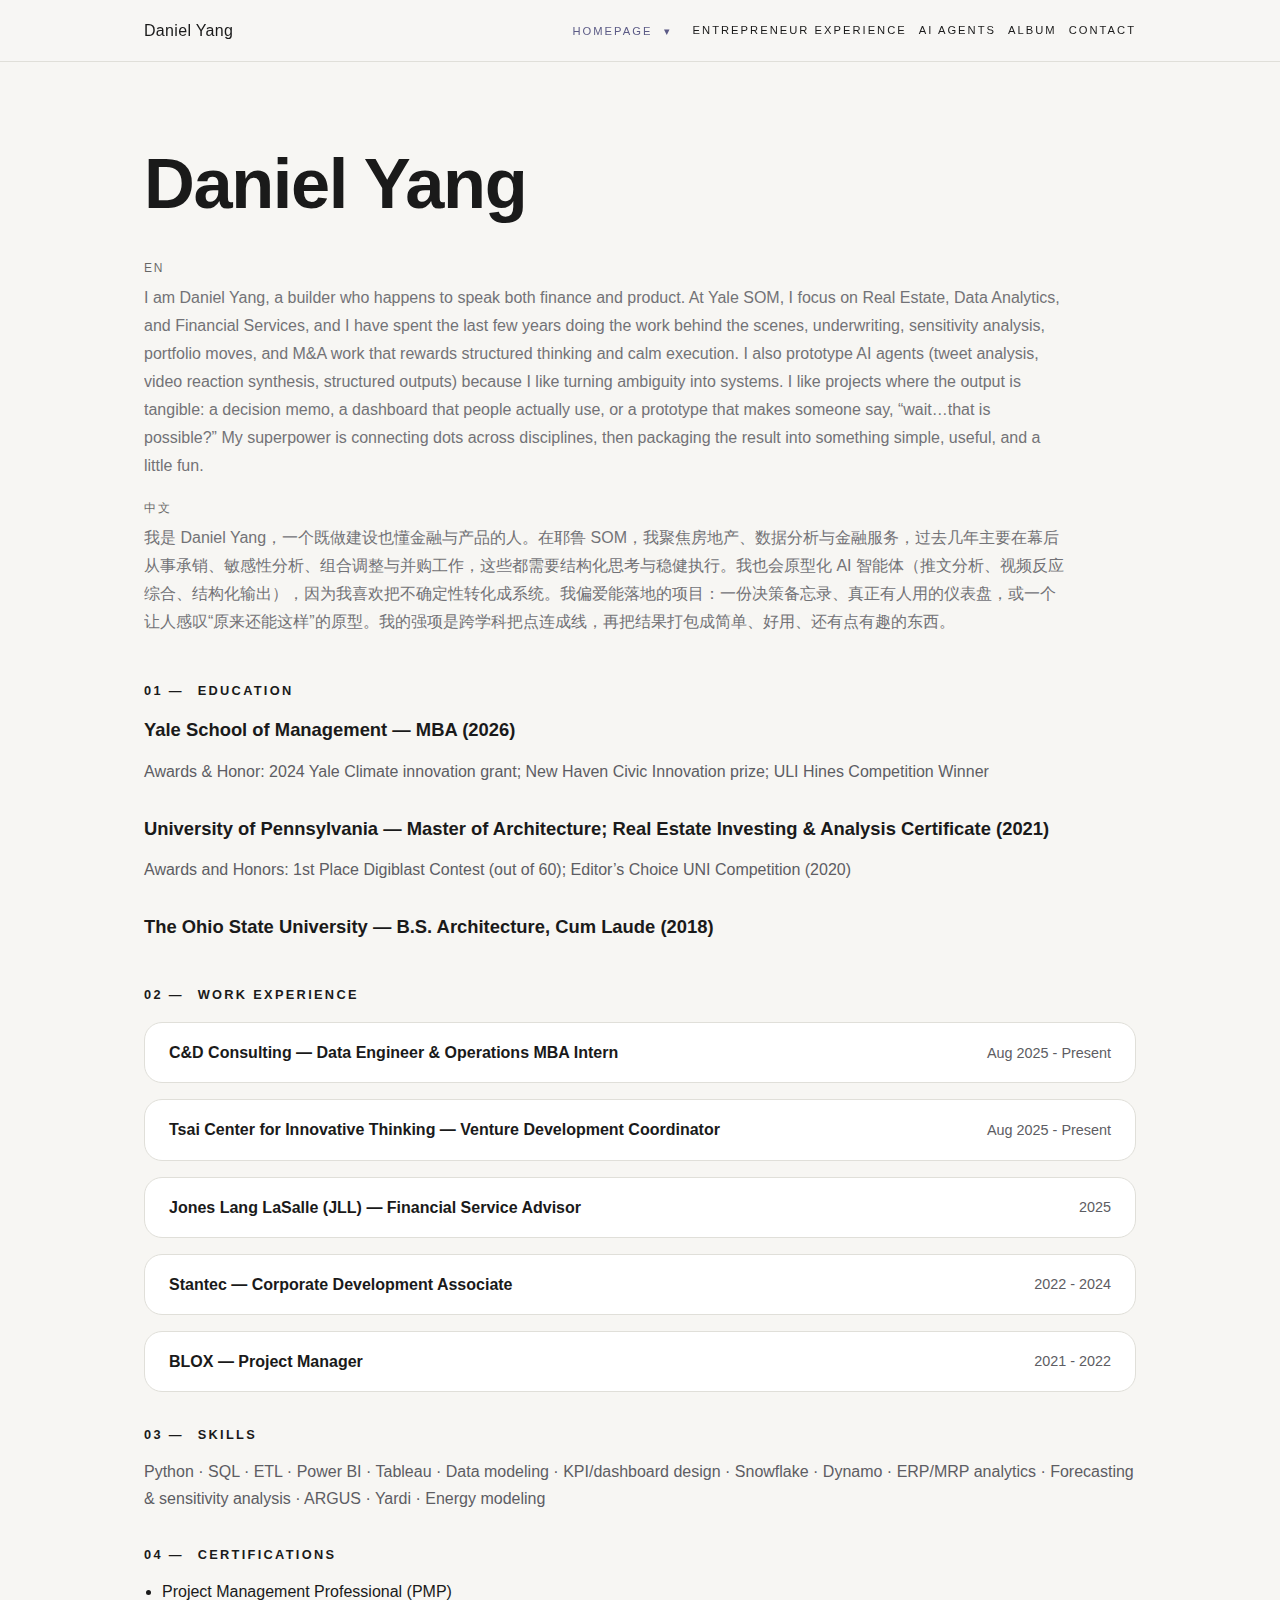
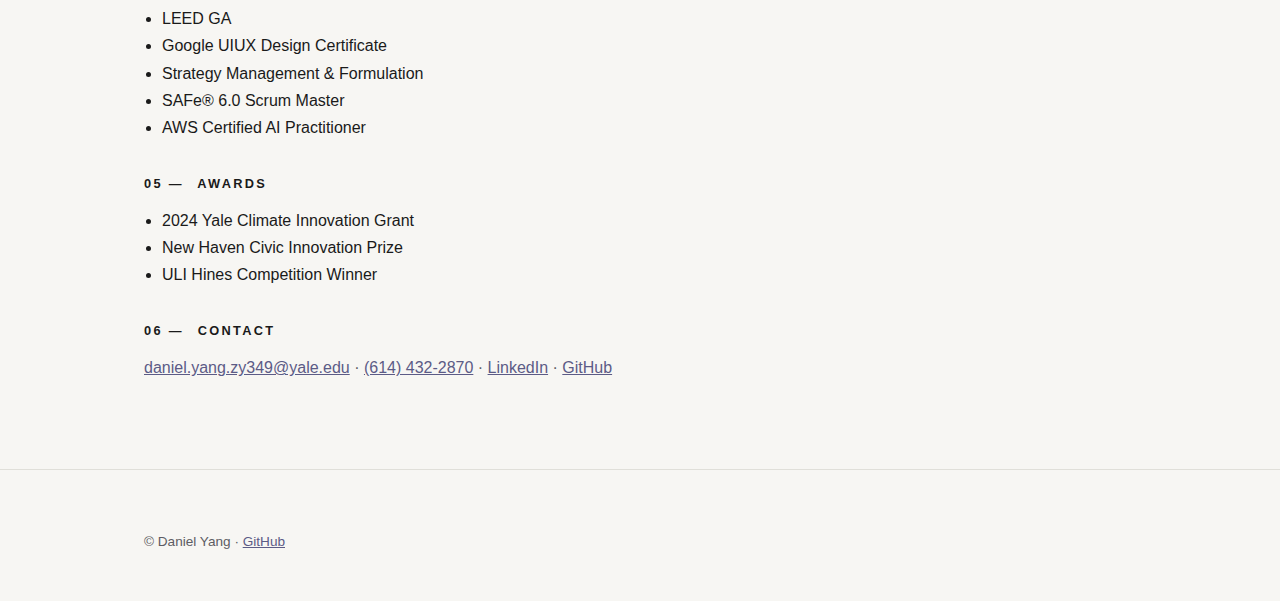
<file: index.html>
<!doctype html>
<html lang="en">
  <head>
    <meta charset="utf-8" />
    <meta name="viewport" content="width=device-width, initial-scale=1" />
    <title>Daniel Yang | Portfolio</title>
    <link rel="stylesheet" href="styles.css" />
  </head>
  <body>
    <div class="site-header">
      <div class="wrap site-header-inner">
        <a class="brand site-name" href="./index.html" aria-label="Go to Homepage">Daniel Yang</a>
        <nav class="site-nav">
          <div class="nav-dropdown">
            <button class="nav-toggle is-active" type="button" aria-expanded="false">
              Homepage
            </button>
            <div class="nav-menu" role="menu">
              <a href="./index.html#education" role="menuitem">Education</a>
              <a href="./index.html#experience" role="menuitem">Work Experience</a>
              <a href="./index.html#skills" role="menuitem">Skills</a>
              <a href="./index.html#certifications" role="menuitem">Certifications</a>
              <a href="./index.html#awards" role="menuitem">Awards</a>
              <a href="./index.html#contact" role="menuitem">Contact</a>
            </div>
          </div>
          <a href="./entrepreneur.html">Entrepreneur Experience</a>
          <a href="./ai.html">AI Agents</a>
          <a href="./album.html">Album</a>
          <a href="./index.html#contact">Contact</a>
        </nav>
      </div>
    </div>

    <main class="wrap">
      <div class="intro-wrap">
        <h1>Daniel Yang</h1>
        <div class="intro-label">EN</div>
        <p class="intro">
          I am Daniel Yang, a builder who happens to speak both finance and product. At Yale SOM, I focus on Real Estate, Data Analytics, and Financial Services, and I have spent the last few years doing the work behind the scenes, underwriting, sensitivity analysis, portfolio moves, and M&amp;A work that rewards structured thinking and calm execution. I also prototype AI agents (tweet analysis, video reaction synthesis, structured outputs) because I like turning ambiguity into systems. I like projects where the output is tangible: a decision memo, a dashboard that people actually use, or a prototype that makes someone say, “wait…that is possible?” My superpower is connecting dots across disciplines, then packaging the result into something simple, useful, and a little fun.
        </p>
        <div class="intro-label">中文</div>
        <p class="intro">
          我是 Daniel Yang，一个既做建设也懂金融与产品的人。在耶鲁 SOM，我聚焦房地产、数据分析与金融服务，过去几年主要在幕后从事承销、敏感性分析、组合调整与并购工作，这些都需要结构化思考与稳健执行。我也会原型化 AI 智能体（推文分析、视频反应综合、结构化输出），因为我喜欢把不确定性转化成系统。我偏爱能落地的项目：一份决策备忘录、真正有人用的仪表盘，或一个让人感叹“原来还能这样”的原型。我的强项是跨学科把点连成线，再把结果打包成简单、好用、还有点有趣的东西。
        </p>
      </div>
      <section id="education">
        <h2><span class="section-number">01 —</span> EDUCATION</h2>
        <div class="education-list">
          <div class="education-item">
            <h3>Yale School of Management — MBA (2026)</h3>
            <p>Awards &amp; Honor: 2024 Yale Climate innovation grant; New Haven Civic Innovation prize; ULI Hines Competition Winner</p>
          </div>
          <div class="education-item">
            <h3>University of Pennsylvania — Master of Architecture; Real Estate Investing &amp; Analysis Certificate (2021)</h3>
            <p>Awards and Honors: 1st Place Digiblast Contest (out of 60); Editor’s Choice UNI Competition (2020)</p>
          </div>
          <div class="education-item">
            <h3>The Ohio State University — B.S. Architecture, Cum Laude (2018)</h3>
          </div>
        </div>
      </section>

      <section id="experience">
        <h2><span class="section-number">02 —</span> WORK EXPERIENCE</h2>
        <div class="xp-list">
          <details class="xp">
            <summary>
              <span class="xp-role">C&amp;D Consulting — Data Engineer &amp; Operations MBA Intern</span>
              <span class="xp-dates">Aug 2025 - Present</span>
            </summary>
            <div class="xp-panel">
              <div class="xp-main">
                <div>
                  <h3>Responsibilities</h3>
                  <p><strong>Technical Delivery</strong></p>
                  <ul>
                    <li>Help define a Common Data Model (CDM): core entities + relationships to give semantic meaning to CRE datasets</li>
                    <li>Build high-fidelity synthetic “dummy” portfolio data for product testing</li>
                    <li>Engineer ETL pipelines: Stage 1 (Lite) Power Query automated ingestion; Stage 2 (Scale) Python pipelines into a cloud lakehouse using Medallion architecture (Bronze/Silver/Gold)</li>
                    <li>Deploy analytical logic across Finance, Portfolio Clarity, Lease Admin, Compliance, Spatial, Workplace, Market Intel: Stage 1 DAX + Power BI semantic model; Stage 2 Python-based API endpoints</li>
                    <li>Build internal semantic model for CRM entities (clients, contacts, opportunities)</li>
                    <li>Support agentic orchestration (profiler, meeting summarizer, branding agent, startup tech partner agent)</li>
                    <li>Document + simplify workflows in Microsoft Fabric/Foundry</li>
                    <li>Strategic support for JLL Argentina: rebuild semantic layer for scoring + appraisal templates; improve brokerage deliverables</li>
                    <li>Maintain a project Data Dictionary to keep metrics defined and auditable</li>
                  </ul>
                  <p><strong>Operations &amp; Business Development</strong></p>
                  <ul>
                    <li>Develop ICP and buyer Persona Cards to guide positioning and messaging</li>
                    <li>Design a relational schema mapping Fortune 1000 companies and their real estate teams</li>
                    <li>Create a prospect maturity scoring model; generate a prioritized Top 50 target list</li>
                    <li>Map 5–10 competitors and build a service/pricing comparison matrix</li>
                    <li>Market sizing (TAM/SAM/SOM) and unit economics of delivery (hours tracking)</li>
                    <li>Research SOC2 and enterprise data/security compliance expectations</li>
                  </ul>
                </div>
                <div>
                  <h3>Achievements</h3>
                  <ul>
                    <li>Architecting CDM-first foundation to turn fragmented CRE data into an AI-ready product</li>
                    <li>Delivering Lite prototypes while engineering Scale infrastructure for a global SaaS path</li>
                    <li>Translating business logic into auditable metrics and reusable implementation patterns</li>
                  </ul>
                </div>
              </div>
              <div class="xp-skills">
                <h3>Skills Developed</h3>
                <div class="xp-skill-group">
                  <span class="xp-skill-label">Hard Skills</span>
                  <div class="xp-tags">
                    <span class="xp-tag">CDM / Semantic Modeling</span>
                    <span class="xp-tag">ETL</span>
                    <span class="xp-tag">Power Query</span>
                    <span class="xp-tag">Python</span>
                    <span class="xp-tag">Power BI</span>
                    <span class="xp-tag">DAX</span>
                    <span class="xp-tag">Lakehouse Architecture</span>
                    <span class="xp-tag">API Thinking</span>
                    <span class="xp-tag">Data Dictionary</span>
                    <span class="xp-tag">Microsoft Fabric/Foundry</span>
                    <span class="xp-tag">CRM Schema Design</span>
                    <span class="xp-tag">Agentic Workflows</span>
                  </div>
                </div>
                <div class="xp-skill-group">
                  <span class="xp-skill-label">Soft Skills</span>
                  <div class="xp-tags">
                    <span class="xp-tag">Structured Problem Solving</span>
                    <span class="xp-tag">Documentation</span>
                    <span class="xp-tag">Cross-functional Execution</span>
                    <span class="xp-tag">Stakeholder Communication</span>
                    <span class="xp-tag">Ambiguity-to-system Thinking</span>
                    <span class="xp-tag">Prioritization</span>
                  </div>
                </div>
              </div>
            </div>
          </details>
          <details class="xp">
            <summary>
              <span class="xp-role">Tsai Center for Innovative Thinking — Venture Development Coordinator</span>
              <span class="xp-dates">Aug 2025 - Present</span>
            </summary>
            <div class="xp-panel">
              <div class="xp-main">
                <div>
                  <h3>Responsibilities</h3>
                  <ul>
                    <li>Supported 20+ ventures by matching founders with 40+ mentors/investors; delivered 10+ workshops (sustainability/healthcare/tech)</li>
                    <li>Automated milestone/outcome reporting via Airtable + Notion + Tableau; enabled weekly funnel/engagement tracking</li>
                  </ul>
                </div>
                <div>
                  <h3>Achievements</h3>
                  <ul>
                    <li>Automated milestone/outcome reporting via Airtable + Notion + Tableau; enabled weekly funnel/engagement tracking</li>
                  </ul>
                </div>
              </div>
              <div class="xp-skills">
                <h3>Skills Developed</h3>
                <div class="xp-skill-group">
                  <span class="xp-skill-label">Hard Skills</span>
                  <div class="xp-tags">
                    <span class="xp-tag">Airtable</span>
                    <span class="xp-tag">Notion</span>
                    <span class="xp-tag">Tableau</span>
                    <span class="xp-tag">Funnel Tracking</span>
                  </div>
                </div>
                <div class="xp-skill-group">
                  <span class="xp-skill-label">Soft Skills</span>
                  <div class="xp-tags">
                    <span class="xp-tag">Mentor/Investor Matching</span>
                    <span class="xp-tag">Workshop Delivery</span>
                    <span class="xp-tag">Program Coordination</span>
                  </div>
                </div>
              </div>
            </div>
          </details>

          <details class="xp">
            <summary>
              <span class="xp-role">Jones Lang LaSalle (JLL) — Financial Service Advisor</span>
              <span class="xp-dates">2025</span>
            </summary>
            <div class="xp-panel">
              <div class="xp-main">
                <div>
                  <h3>Responsibilities</h3>
                  <ul>
                    <li>Portfolio optimization across 5 Global Banks; identified office merging opportunity; increased projected NOI by 7%</li>
                    <li>Built underwriting sensitivities and valuation models supporting $150M+ acquisition decisions (rent/capex/vacancy/discount/cap rates)</li>
                  </ul>
                </div>
                <div>
                  <h3>Achievements</h3>
                  <ul>
                    <li>Designed ETL workflow using SQL + Power BI to standardize retail fit-out cost inputs for forecasting and capital planning</li>
                    <li>Standardized deal inputs into assumption tables and risk logs to improve review efficiency</li>
                  </ul>
                </div>
              </div>
              <div class="xp-skills">
                <h3>Skills Developed</h3>
                <div class="xp-skill-group">
                  <span class="xp-skill-label">Hard Skills</span>
                  <div class="xp-tags">
                    <span class="xp-tag">SQL</span>
                    <span class="xp-tag">ETL</span>
                    <span class="xp-tag">Power BI</span>
                    <span class="xp-tag">Valuation Models</span>
                  </div>
                </div>
                <div class="xp-skill-group">
                  <span class="xp-skill-label">Soft Skills</span>
                  <div class="xp-tags">
                    <span class="xp-tag">Portfolio Optimization</span>
                    <span class="xp-tag">Office Merging Opportunity</span>
                    <span class="xp-tag">Review Efficiency</span>
                  </div>
                </div>
              </div>
            </div>
          </details>

          <details class="xp">
            <summary>
              <span class="xp-role">Stantec — Corporate Development Associate</span>
              <span class="xp-dates">2022 - 2024</span>
            </summary>
            <div class="xp-panel">
              <div class="xp-main">
                <div>
                  <h3>Responsibilities</h3>
                  <ul>
                    <li>Supported execution for 3 acquisitions; diligence workstreams + IC materials + closing deliverables; total consideration $670M</li>
                    <li>Managed diligence tracking/closing checklist for ZETCON; prepared purchase accounting inputs recording $300M goodwill/intangibles</li>
                  </ul>
                </div>
                <div>
                  <h3>Achievements</h3>
                  <ul>
                    <li>Built 30/60/90 integration tracker + automated Day 1 readiness reporting for Hydrock; reduced manual follow-ups and sped issue resolution (950-person org)</li>
                    <li>Built deal economics/synergy case for Cardno Select Assets: $500M cash, 9.4x 2022 adj EBITDA after synergies; &gt;$350M net revenue; $10M annual cost synergies (2 years)</li>
                  </ul>
                </div>
              </div>
              <div class="xp-skills">
                <h3>Skills Developed</h3>
                <div class="xp-skill-group">
                  <span class="xp-skill-label">Hard Skills</span>
                  <div class="xp-tags">
                    <span class="xp-tag">Diligence Tracking</span>
                    <span class="xp-tag">IC Materials</span>
                    <span class="xp-tag">Purchase Accounting</span>
                    <span class="xp-tag">Deal Economics</span>
                  </div>
                </div>
                <div class="xp-skill-group">
                  <span class="xp-skill-label">Soft Skills</span>
                  <div class="xp-tags">
                    <span class="xp-tag">Integration Tracking</span>
                    <span class="xp-tag">Day 1 Readiness</span>
                    <span class="xp-tag">Issue Resolution</span>
                  </div>
                </div>
              </div>
            </div>
          </details>

          <details class="xp">
            <summary>
              <span class="xp-role">BLOX — Project Manager</span>
              <span class="xp-dates">2021 - 2022</span>
            </summary>
            <div class="xp-panel">
              <div class="xp-main">
                <div>
                  <h3>Responsibilities</h3>
                  <ul>
                    <li>Led first Freestanding ER Modular Project for UHS (Nevada); launched patient services 6 months earlier vs traditional construction</li>
                    <li>Delivered 420 standard modular rooms (9’x9’x9’) across 14 healthcare projects</li>
                  </ul>
                </div>
                <div>
                  <h3>Achievements</h3>
                  <ul>
                    <li>Used ERP/MRP data + Python to analyze throughput/cycle time/bottlenecks; increased output 4→6 units/day and reduced cycle time ~20%</li>
                  </ul>
                </div>
              </div>
              <div class="xp-skills">
                <h3>Skills Developed</h3>
                <div class="xp-skill-group">
                  <span class="xp-skill-label">Hard Skills</span>
                  <div class="xp-tags">
                    <span class="xp-tag">ERP/MRP Analytics</span>
                    <span class="xp-tag">Python</span>
                    <span class="xp-tag">Throughput Analysis</span>
                    <span class="xp-tag">Cycle Time Analysis</span>
                  </div>
                </div>
                <div class="xp-skill-group">
                  <span class="xp-skill-label">Soft Skills</span>
                  <div class="xp-tags">
                    <span class="xp-tag">Project Leadership</span>
                    <span class="xp-tag">Delivery Coordination</span>
                    <span class="xp-tag">Process Improvement</span>
                  </div>
                </div>
              </div>
            </div>
          </details>
        </div>
      </section>

      <section id="skills">
        <h2><span class="section-number">03 —</span> SKILLS</h2>
        <p>
          Python · SQL · ETL · Power BI · Tableau · Data modeling · KPI/dashboard design · Snowflake · Dynamo ·
          ERP/MRP analytics · Forecasting &amp; sensitivity analysis · ARGUS · Yardi · Energy modeling
        </p>
      </section>

      <section id="certifications">
        <h2><span class="section-number">04 —</span> CERTIFICATIONS</h2>
        <ul>
          <li>Project Management Professional (PMP)</li>
          <li>LEED GA</li>
          <li>Google UIUX Design Certificate</li>
          <li>Strategy Management &amp; Formulation</li>
          <li>SAFe® 6.0 Scrum Master</li>
          <li>AWS Certified AI Practitioner</li>
        </ul>
      </section>

      <section id="awards">
        <h2><span class="section-number">05 —</span> AWARDS</h2>
        <ul>
          <li>2024 Yale Climate Innovation Grant</li>
          <li>New Haven Civic Innovation Prize</li>
          <li>ULI Hines Competition Winner</li>
        </ul>
      </section>

      <section id="contact">
        <h2><span class="section-number">06 —</span> CONTACT</h2>
        <p>
          <a href="mailto:daniel.yang.zy349@yale.edu">daniel.yang.zy349@yale.edu</a>
          · <a href="tel:+16144322870">(614) 432-2870</a>
          · <a href="https://www.linkedin.com" target="_blank" rel="noreferrer">LinkedIn</a>
          · <a href="https://github.com" target="_blank" rel="noreferrer">GitHub</a>
        </p>
      </section>
    </main>
    <footer class="site-footer">
      <div class="wrap">
        <p>© Daniel Yang · <a href="https://github.com" target="_blank" rel="noreferrer">GitHub</a></p>
      </div>
    </footer>

    <script src="./script.js"></script>
  </body>
</html>
</file>
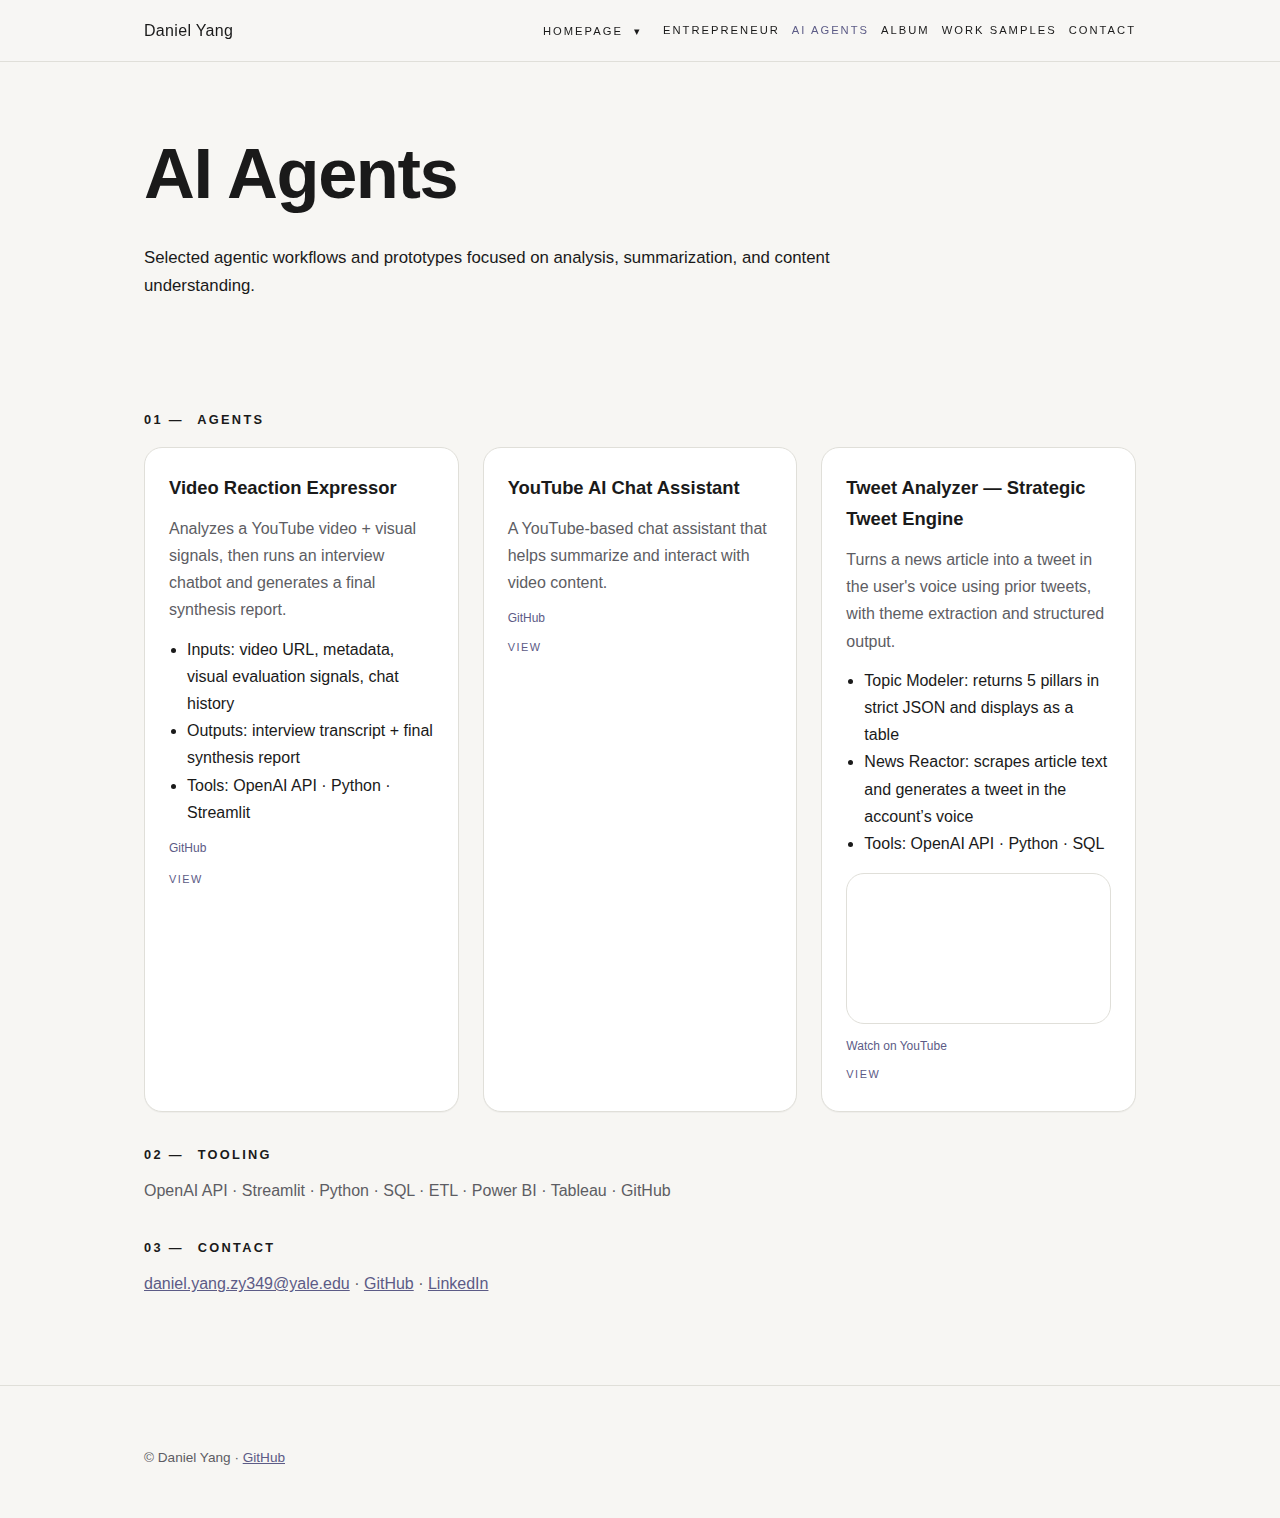
<file: ai.html>
<!doctype html>
<html lang="en">
  <head>
    <meta charset="utf-8" />
    <meta name="viewport" content="width=device-width, initial-scale=1" />
    <title>Daniel Yang | AI Agents</title>
    <link rel="stylesheet" href="styles.css" />
  </head>
  <body>
    <div class="site-header">
      <div class="wrap site-header-inner">
        <a class="brand site-name" href="./index.html" aria-label="Go to Homepage">Daniel Yang</a>
        <nav class="site-nav">
          <div class="nav-dropdown">
            <button class="nav-toggle" type="button" aria-expanded="false">
              Homepage
            </button>
            <div class="nav-menu" role="menu">
              <a href="./index.html#education" role="menuitem">Education</a>
              <a href="./index.html#experience" role="menuitem">Work Experience</a>
              <a href="./index.html#skills" role="menuitem">Skills</a>
              <a href="./index.html#certifications" role="menuitem">Certifications</a>
              <a href="./index.html#awards" role="menuitem">Awards</a>
              <a href="./writing.html" role="menuitem">Work Samples</a>
              <a href="./index.html#contact" role="menuitem">Contact</a>
            </div>
          </div>
          <a href="./entrepreneur.html">Entrepreneur</a>
          <a href="./ai.html" class="is-active">AI Agents</a>
          <a href="./album.html">Album</a>
          <a href="./writing.html">Work Samples</a>
          <a href="./index.html#contact">Contact</a>
        </nav>
      </div>
    </div>

    <header class="wrap hero" id="top">
      <h1>AI Agents</h1>
      <p class="hero-summary">
        Selected agentic workflows and prototypes focused on analysis, summarization, and content understanding.
      </p>
    </header>

    <main class="wrap">
      <section id="agents">
        <h2><span class="section-number">01 —</span> AGENTS</h2>
        <div class="grid">
          <div class="card" id="agent-video-reaction-expressor">
            <h3>Video Reaction Expressor</h3>
            <p>
              Analyzes a YouTube video + visual signals, then runs an interview chatbot and generates a final synthesis report.
            </p>
            <ul>
              <li>Inputs: video URL, metadata, visual evaluation signals, chat history</li>
              <li>Outputs: interview transcript + final synthesis report</li>
              <li>Tools: OpenAI API · Python · Streamlit</li>
            </ul>
            <div class="card-links">
              <a href="https://github.com/gliderhover/Movie_reactor/tree/main/Movie%20reactor" target="_blank" rel="noreferrer">GitHub</a>
            </div>
            <a class="card-link view-link" href="#agent-video-reaction-expressor">View</a>
          </div>

          <div class="card" id="agent-youtube-ai-chat">
            <h3>YouTube AI Chat Assistant</h3>
            <p>
              A YouTube-based chat assistant that helps summarize and interact with video content.
            </p>
            <div class="card-links">
              <a href="https://github.com/gliderhover/youtube-ai-chat-assistant" target="_blank" rel="noreferrer">GitHub</a>
            </div>
            <button class="card-link view-link" type="button" data-modal-target="youtubeAiChatModal">View</button>
          </div>

          <div class="card" id="agent-tweet-analyzer">
            <h3>Tweet Analyzer — Strategic Tweet Engine</h3>
            <p>
              Turns a news article into a tweet in the user's voice using prior tweets, with theme extraction and structured output.
            </p>
            <ul>
              <li>Topic Modeler: returns 5 pillars in strict JSON and displays as a table</li>
              <li>News Reactor: scrapes article text and generates a tweet in the account’s voice</li>
              <li>Tools: OpenAI API · Python · SQL</li>
            </ul>
            <div class="video-embed">
              <iframe
                src="https://www.youtube-nocookie.com/embed/jvmsOhectqk"
                title="Sweet Tweet Demo"
                frameborder="0"
                allow="accelerometer; autoplay; clipboard-write; encrypted-media; gyroscope; picture-in-picture; web-share"
                allowfullscreen
              ></iframe>
            </div>
            <div class="card-links">
              <a href="https://youtu.be/jvmsOhectqk" target="_blank" rel="noreferrer">Watch on YouTube</a>
            </div>
            <button class="card-link view-link" type="button" data-modal-target="tweetAnalyzerModal">View</button>
          </div>
        </div>
      </section>

      <section id="tooling">
        <h2><span class="section-number">02 —</span> TOOLING</h2>
        <p>
          OpenAI API · Streamlit · Python · SQL · ETL · Power BI · Tableau · GitHub
        </p>
      </section>

      <section id="contact">
        <h2><span class="section-number">03 —</span> CONTACT</h2>
        <p>
          <a href="mailto:daniel.yang.zy349@yale.edu">daniel.yang.zy349@yale.edu</a>
          · <a href="https://github.com/gliderhover" target="_blank" rel="noreferrer">GitHub</a>
          · <a href="https://www.linkedin.com" target="_blank" rel="noreferrer">LinkedIn</a>
        </p>
      </section>
    </main>

    <div id="projectOverlay" class="overlay" aria-hidden="true" data-close-target="#agents">
      <div class="overlay-backdrop" data-overlay-close="true"></div>
      <div class="overlay-panel" role="dialog" aria-modal="true" aria-labelledby="overlayTitle">
        <button class="overlay-close" type="button" data-overlay-close="true">Back</button>
        <p class="overlay-eyebrow">Project Detail</p>
        <h2 id="overlayTitle"></h2>
        <div class="overlay-body" id="overlayBody"></div>
        <div class="overlay-links" id="overlayLinks"></div>
        <div class="overlay-articles">
          <h3>Related Articles</h3>
          <ul id="overlayArticles"></ul>
        </div>
      </div>
    </div>

    <div id="youtubeAiChatModal" class="modal" aria-hidden="true">
      <div class="modal-backdrop" data-modal-close="true"></div>
      <div class="modal-panel" role="dialog" aria-modal="true" aria-labelledby="youtubeAiChatTitle">
        <button class="modal-close" type="button" data-modal-close="true">Close</button>
        <h2 id="youtubeAiChatTitle">YouTube AI Chat Assistant</h2>
        <p>
          A YouTube-based chat assistant that helps summarize and interact with video content.
        </p>
        <p><strong>Repository</strong></p>
        <div class="card-links">
          <a href="https://github.com/gliderhover/youtube-ai-chat-assistant" target="_blank" rel="noreferrer">GitHub</a>
        </div>
        <p><strong>Inputs</strong> — [Add]</p>
        <p><strong>Outputs</strong> — [Add]</p>
        <p><strong>Tools</strong> — [Add]</p>
      </div>
    </div>

    <div id="tweetAnalyzerModal" class="modal" aria-hidden="true">
      <div class="modal-backdrop" data-modal-close="true"></div>
      <div class="modal-panel" role="dialog" aria-modal="true" aria-labelledby="tweetAnalyzerTitle">
        <button class="modal-close" type="button" data-modal-close="true">Close</button>
        <h2 id="tweetAnalyzerTitle">Tweet Analyzer — Strategic Tweet Engine</h2>
        <p>
          Turns a news article into a tweet in the user's voice using prior tweets, with theme extraction and structured output.
        </p>
        <ul>
          <li>Topic Modeler: returns 5 pillars in strict JSON and displays as a table</li>
          <li>News Reactor: scrapes article text and generates a tweet in the account’s voice</li>
          <li>Tools: OpenAI API · Python · SQL</li>
        </ul>
        <div class="video-embed">
          <iframe
            src="https://www.youtube-nocookie.com/embed/jvmsOhectqk"
            title="Sweet Tweet Demo"
            frameborder="0"
            allow="accelerometer; autoplay; clipboard-write; encrypted-media; gyroscope; picture-in-picture; web-share"
            allowfullscreen
          ></iframe>
        </div>
        <div class="card-links">
          <a href="https://youtu.be/jvmsOhectqk" target="_blank" rel="noreferrer">Watch on YouTube</a>
        </div>
      </div>
    </div>

    <script type="application/json" id="overlay-data">
      {
        "items": {
          "agent-video-reaction-expressor": {
            "title": "Video Reaction Expressor",
            "details": [
              "Overview: Analyzes a YouTube video + visual signals, then runs an interview chatbot and generates a final synthesis report.",
              "Inputs: Video URL, metadata, visual evaluation signals, chat history.",
              "Outputs: Interview transcript + final synthesis report."
            ],
            "links": [
              { "label": "GitHub", "url": "https://github.com/gliderhover/Movie_reactor/tree/main/Movie%20reactor" }
            ],
            "articles": [
              { "label": "Process notes (placeholder)", "url": "#" },
              { "label": "Evaluation rubric (placeholder)", "url": "#" }
            ]
          },
          "agent-tweet-analyzer": {
            "title": "Tweet Analyzer — Strategic Tweet Engine",
            "details": [
              "Overview: Turns a news article into a tweet in the user's voice using prior tweets, with theme extraction and structured output.",
              "Topic Modeler: Returns 5 pillars in strict JSON and displays as a table.",
              "News Reactor: Scrapes article text and generates a tweet in the account’s voice."
            ],
            "links": [
              { "label": "GitHub Repo", "url": "#" },
              { "label": "Live Demo", "url": "#" },
              { "label": "Article", "url": "#" }
            ],
            "articles": [
              { "label": "Pillar taxonomy (placeholder)", "url": "#" },
              { "label": "Voice tuning (placeholder)", "url": "#" }
            ]
          }
        }
      }
    </script>

    <footer class="site-footer">
      <div class="wrap">
        <p>© Daniel Yang · <a href="https://github.com/gliderhover" target="_blank" rel="noreferrer">GitHub</a></p>
      </div>
    </footer>

    <script src="./script.js"></script>
  </body>
</html>
</file>
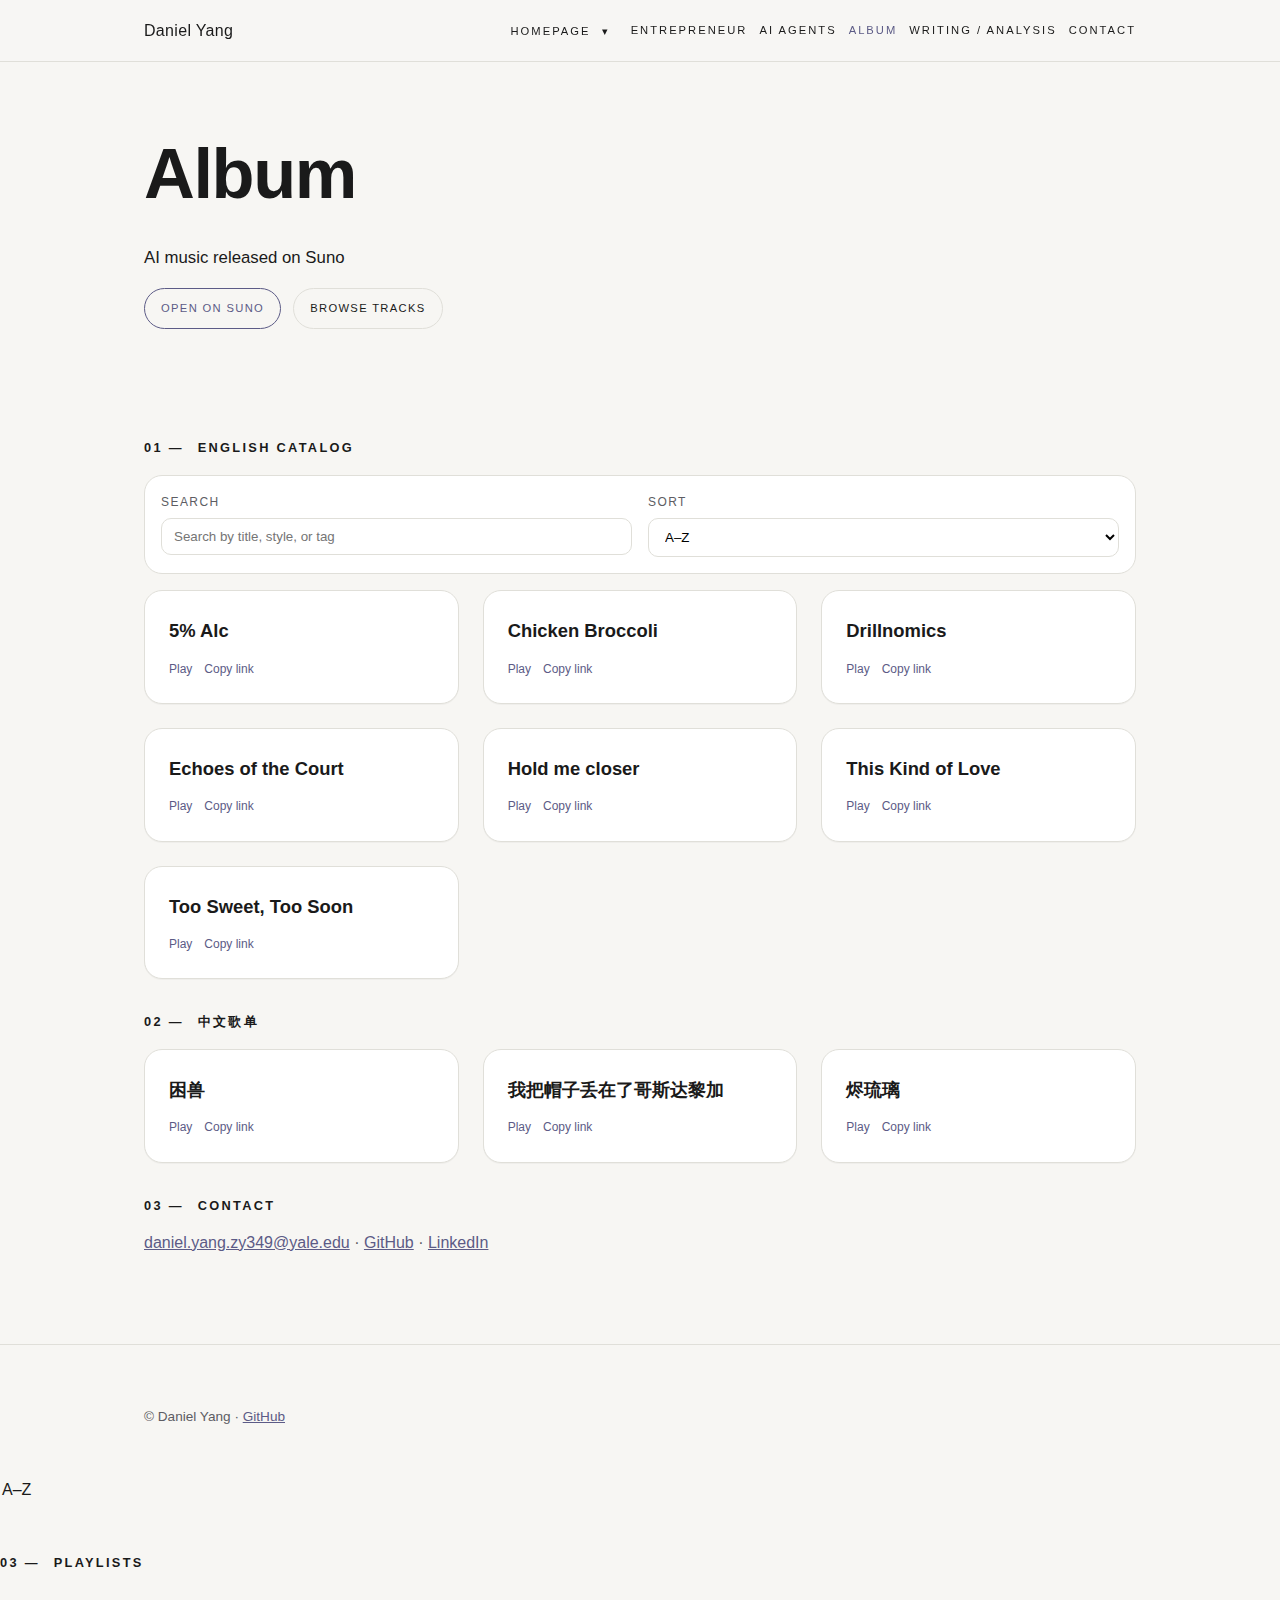
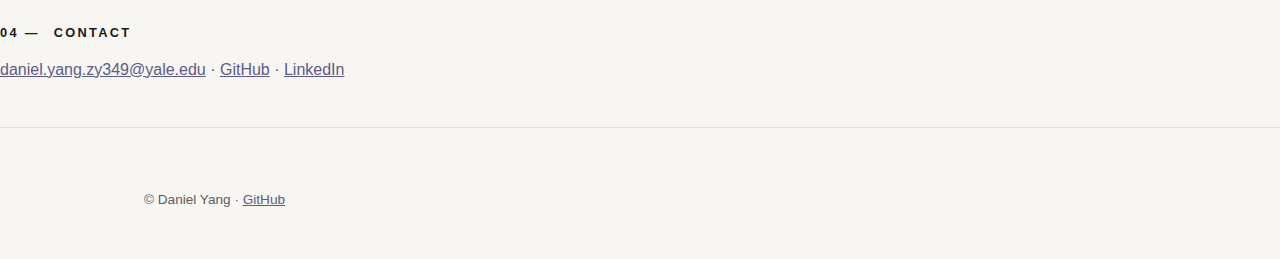
<file: album.html>
<!doctype html>
<html lang="en">
  <head>
    <meta charset="utf-8" />
    <meta name="viewport" content="width=device-width, initial-scale=1" />
    <title>Daniel Yang | Album</title>
    <link rel="stylesheet" href="styles.css" />
  </head>
  <body>
    <div class="site-header">
      <div class="wrap site-header-inner">
        <a class="brand site-name" href="./index.html" aria-label="Go to Homepage">Daniel Yang</a>
        <nav class="site-nav">
          <div class="nav-dropdown">
            <button class="nav-toggle" type="button" aria-expanded="false">
              Homepage
            </button>
            <div class="nav-menu" role="menu">
              <a href="./index.html#education" role="menuitem">Education</a>
              <a href="./index.html#experience" role="menuitem">Work Experience</a>
              <a href="./index.html#skills" role="menuitem">Skills</a>
              <a href="./index.html#certifications" role="menuitem">Certifications</a>
              <a href="./index.html#awards" role="menuitem">Awards</a>
              <a href="./writing.html" role="menuitem">Writing / Analysis</a>
              <a href="./index.html#contact" role="menuitem">Contact</a>
            </div>
          </div>
          <a href="./entrepreneur.html">Entrepreneur</a>
          <a href="./ai.html">AI Agents</a>
          <a href="./album.html" class="is-active">Album</a>
          <a href="./writing.html">Writing / Analysis</a>
          <a href="./index.html#contact">Contact</a>
        </nav>
      </div>
    </div>

    <header class="wrap hero" id="top">
      <h1>Album</h1>
      <p class="hero-summary">AI music released on Suno</p>
      <div class="hero-actions">
        <a class="button" href="https://suno.com/@dandelionlive?page=songs" target="_blank" rel="noreferrer">Open on Suno</a>
        <a class="button button-secondary" href="#tracks">Browse tracks</a>
      </div>
    </header>

    <main class="wrap">
      <section id="tracks">
        <h2><span class="section-number">01 —</span> ENGLISH CATALOG</h2>
        <div class="filter-bar">
          <div class="filter-group">
            <label for="trackSearch">Search</label>
            <input id="trackSearch" type="search" placeholder="Search by title, style, or tag" />
          </div>
          <div class="filter-group">
            <label for="sortFilter">Sort</label>
            <select id="sortFilter">
              <option value="az">A–Z</option>
              <option value="za">Z–A</option>
            </select>
          </div>
        </div>
        <div id="englishGrid" class="grid"></div>
      </section>

      <section id="chinese">
        <h2><span class="section-number">02 —</span> 中文歌单</h2>
        <div id="chineseGrid" class="grid"></div>
      </section>

      <section id="contact">
        <h2><span class="section-number">03 —</span> CONTACT</h2>
        <p>
          <a href="mailto:daniel.yang.zy349@yale.edu">daniel.yang.zy349@yale.edu</a>
          · <a href="https://github.com/gliderhover" target="_blank" rel="noreferrer">GitHub</a>
          · <a href="https://www.linkedin.com" target="_blank" rel="noreferrer">LinkedIn</a>
        </p>
      </section>
    </main>

    <div id="toast" class="toast" role="status" aria-live="polite"></div>

    <footer class="site-footer">
      <div class="wrap">
        <p>© Daniel Yang · <a href="https://github.com/gliderhover" target="_blank" rel="noreferrer">GitHub</a></p>
      </div>
    </footer>

    <script src="./script.js"></script>
  </body>
</html>
              <option value="az">A–Z</option>
            </select>
          </div>
        </div>
        <div id="trackGrid" class="grid"></div>
      </section>

      <section id="playlists">
        <h2><span class="section-number">03 —</span> PLAYLISTS</h2>
        <div id="playlistGrid" class="grid"></div>
      </section>

      <section id="contact">
        <h2><span class="section-number">04 —</span> CONTACT</h2>
        <p>
          <a href="mailto:daniel.yang.zy349@yale.edu">daniel.yang.zy349@yale.edu</a>
          · <a href="https://github.com/gliderhover" target="_blank" rel="noreferrer">GitHub</a>
          · <a href="https://www.linkedin.com" target="_blank" rel="noreferrer">LinkedIn</a>
        </p>
      </section>
    </main>

    <div id="lyricsOverlay" class="overlay" aria-hidden="true" data-close-target="#tracks">
      <div class="overlay-backdrop" data-overlay-close="true"></div>
      <div class="overlay-panel" role="dialog" aria-modal="true" aria-labelledby="lyricsTitle">
        <button class="overlay-close" type="button" data-overlay-close="true">Back</button>
        <p class="overlay-eyebrow">Lyrics</p>
        <h2 id="lyricsTitle"></h2>
        <div id="lyricsBody" class="lyrics-body"></div>
      </div>
    </div>

    <div id="toast" class="toast" role="status" aria-live="polite"></div>

    <footer class="site-footer">
      <div class="wrap">
        <p>© Daniel Yang · <a href="https://github.com/gliderhover" target="_blank" rel="noreferrer">GitHub</a></p>
      </div>
    </footer>

    <script src="./script.js"></script>
  </body>
</html>
</file>
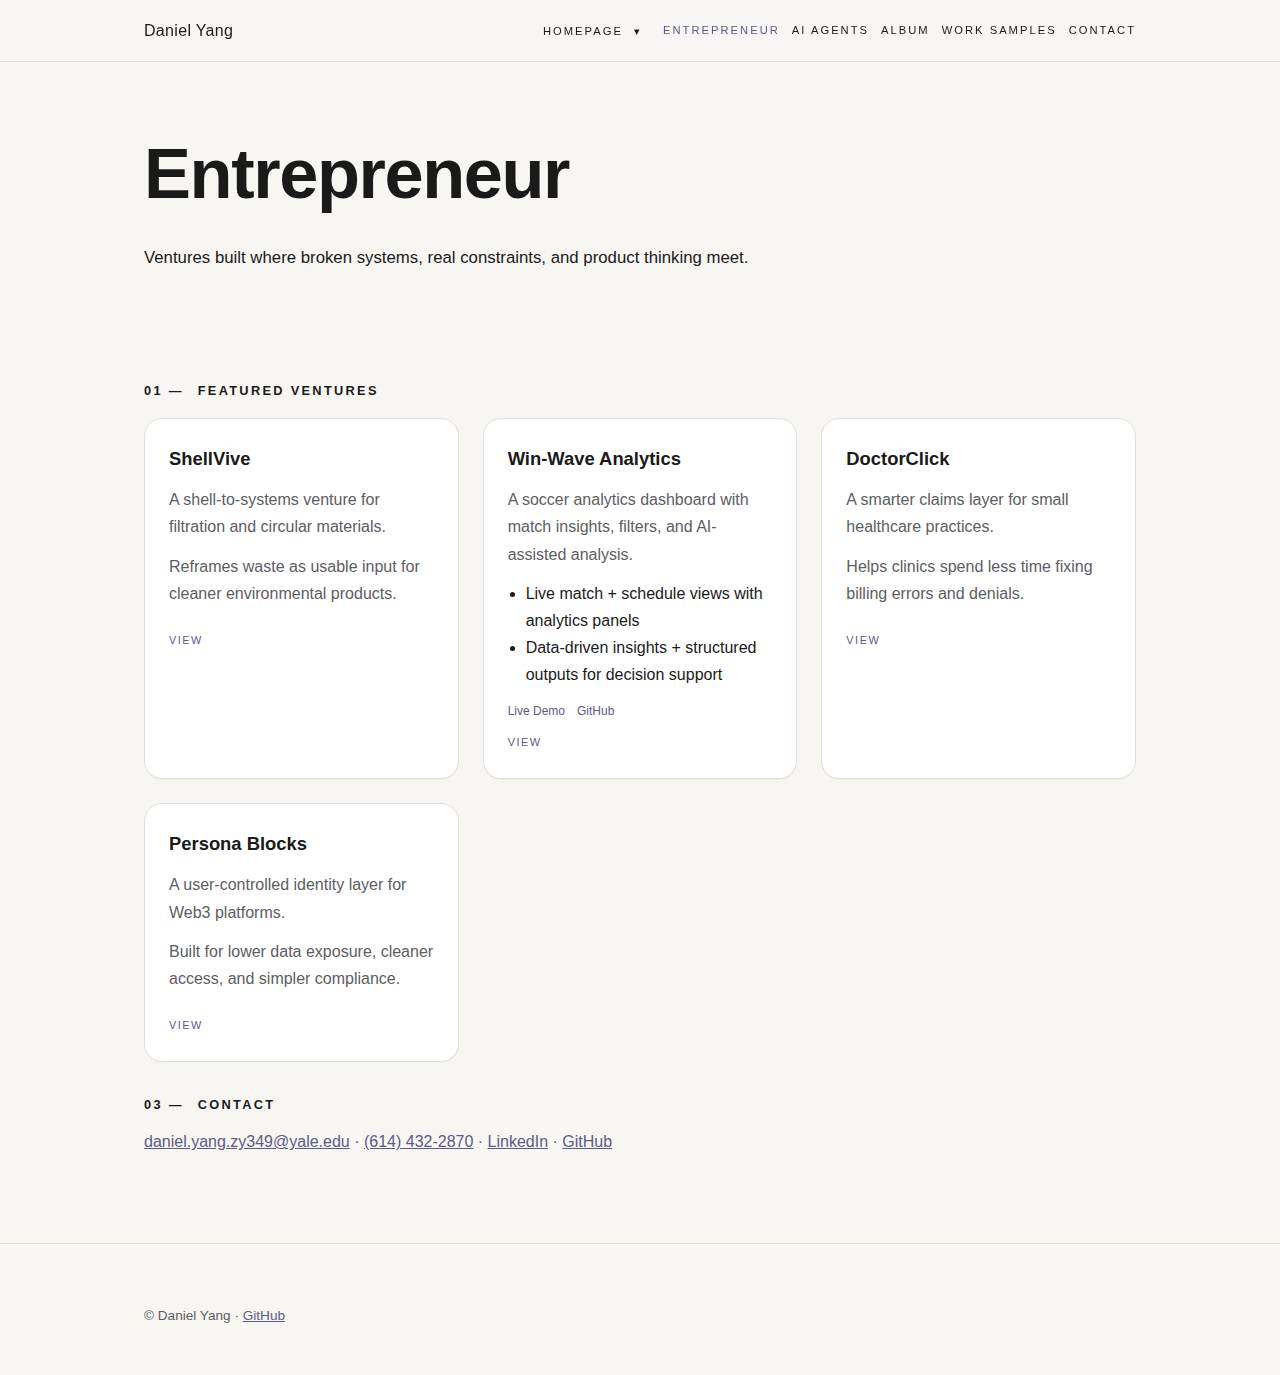
<file: entrepreneur.html>
<!doctype html>
<html lang="en">
  <head>
    <meta charset="utf-8" />
    <meta name="viewport" content="width=device-width, initial-scale=1" />
    <title>Daniel Yang | Entrepreneur</title>
    <link rel="stylesheet" href="styles.css" />
  </head>
  <body>
    <div class="site-header">
      <div class="wrap site-header-inner">
        <a class="brand site-name" href="./index.html" aria-label="Go to Homepage">Daniel Yang</a>
        <nav class="site-nav">
          <div class="nav-dropdown">
            <button class="nav-toggle" type="button" aria-expanded="false">
              Homepage
            </button>
            <div class="nav-menu" role="menu">
              <a href="./index.html#education" role="menuitem">Education</a>
              <a href="./index.html#experience" role="menuitem">Work Experience</a>
              <a href="./index.html#skills" role="menuitem">Skills</a>
              <a href="./index.html#certifications" role="menuitem">Certifications</a>
              <a href="./index.html#awards" role="menuitem">Awards</a>
              <a href="./writing.html" role="menuitem">Work Samples</a>
              <a href="./index.html#contact" role="menuitem">Contact</a>
            </div>
          </div>
          <a href="./entrepreneur.html" class="is-active">Entrepreneur</a>
          <a href="./ai.html">AI Agents</a>
          <a href="./album.html">Album</a>
          <a href="./writing.html">Work Samples</a>
          <a href="./index.html#contact">Contact</a>
        </nav>
      </div>
    </div>

    <header class="wrap hero" id="top">
      <h1>Entrepreneur</h1>
      <p class="hero-summary">
        Ventures built where broken systems, real constraints, and product thinking meet.
      </p>
    </header>

    <main class="wrap">
      <section id="ventures">
        <h2><span class="section-number">01 —</span> FEATURED VENTURES</h2>
        <div class="grid">
          <div class="card" id="project-shellvive">
            <h3>ShellVive</h3>
            <p>A shell-to-systems venture for filtration and circular materials.</p>
            <p>Reframes waste as usable input for cleaner environmental products.</p>
            <a class="card-link view-link" href="#project-shellvive">View</a>
          </div>
          <div class="card" id="project-win-wave">
            <h3>Win-Wave Analytics</h3>
            <p>A soccer analytics dashboard with match insights, filters, and AI-assisted analysis.</p>
            <ul>
              <li>Live match + schedule views with analytics panels</li>
              <li>Data-driven insights + structured outputs for decision support</li>
            </ul>
            <div class="card-links">
              <a href="https://win-wave-analytics.vercel.app/" target="_blank" rel="noreferrer">Live Demo</a>
              <a href="https://github.com/gliderhover/win-wave-analytics" target="_blank" rel="noreferrer">GitHub</a>
            </div>
            <a class="card-link view-link" href="#project-win-wave">View</a>
          </div>
          <div class="card" id="project-doctorclick">
            <h3>DoctorClick</h3>
            <p>A smarter claims layer for small healthcare practices.</p>
            <p>Helps clinics spend less time fixing billing errors and denials.</p>
            <a class="card-link view-link" href="#project-doctorclick">View</a>
          </div>
          <div class="card" id="project-persona-blocks">
            <h3>Persona Blocks</h3>
            <p>A user-controlled identity layer for Web3 platforms.</p>
            <p>Built for lower data exposure, cleaner access, and simpler compliance.</p>
            <a class="card-link view-link" href="#project-persona-blocks">View</a>
          </div>
        </div>
      </section>

      <section id="contact">
        <h2><span class="section-number">03 —</span> CONTACT</h2>
        <p>
          <a href="mailto:daniel.yang.zy349@yale.edu">daniel.yang.zy349@yale.edu</a>
          · <a href="tel:+16144322870">(614) 432-2870</a>
          · <a href="https://www.linkedin.com" target="_blank" rel="noreferrer">LinkedIn</a>
          · <a href="https://github.com" target="_blank" rel="noreferrer">GitHub</a>
        </p>
      </section>
    </main>

    <div id="projectOverlay" class="overlay" aria-hidden="true" data-close-target="#ventures">
      <div class="overlay-backdrop" data-overlay-close="true"></div>
      <div class="overlay-panel" role="dialog" aria-modal="true" aria-labelledby="overlayTitle">
        <button class="overlay-close" type="button" data-overlay-close="true">Back</button>
        <p class="overlay-eyebrow">Project Detail</p>
        <h2 id="overlayTitle"></h2>
        <div class="overlay-body" id="overlayBody"></div>
        <div class="overlay-links" id="overlayLinks"></div>
        <div class="overlay-articles">
          <h3>Related Articles</h3>
          <ul id="overlayArticles"></ul>
        </div>
      </div>
    </div>

    <script type="application/json" id="overlay-data">
      {
        "items": {
          "project-shellvive": {
            "title": "ShellVive",
            "details": [
              "Overview: A DTC wellness brand concept with a focused go-to-market plan.",
              "Role: Defined target segments and built a launch plan.",
              "Highlights: Additional details coming soon."
            ],
            "links": [
              { "label": "Website", "url": "#" },
              { "label": "Pitch Deck", "url": "#" }
            ],
            "articles": [
              { "label": "Market entry notes (placeholder)", "url": "#" },
              { "label": "Customer segments (placeholder)", "url": "#" }
            ]
          },
          "project-doctorclick": {
            "title": "DoctorClick",
            "details": [
              "Overview: A growth model for a healthcare services booking platform.",
              "Role: Mapped funnel metrics and built a KPI dashboard.",
              "Highlights: Additional details coming soon."
            ],
            "links": [
              { "label": "Website", "url": "#" },
              { "label": "Pitch Deck", "url": "#" }
            ],
            "articles": [
              { "label": "Funnel analysis (placeholder)", "url": "#" },
              { "label": "Retention playbook (placeholder)", "url": "#" }
            ]
          },
          "project-win-wave": {
            "title": "Win-Wave Analytics",
            "details": [
              "Overview: A soccer analytics dashboard with match insights, filters, and AI-assisted analysis.",
              "What it is: Live match + schedule views with analytics panels and decision support outputs.",
              "Key features: Data-driven insights + structured outputs for decision support."
            ],
            "links": [
              { "label": "Live Demo", "url": "https://win-wave-analytics.vercel.app/" },
              { "label": "GitHub", "url": "https://github.com/gliderhover/win-wave-analytics" }
            ],
            "articles": []
          },
          "project-persona-blocks": {
            "title": "Persona Blocks",
            "details": [
              "Overview: A product discovery framework for multi-segment platforms.",
              "Role: Built persona templates and a prioritization rubric.",
              "Highlights: Additional details coming soon."
            ],
            "links": [
              { "label": "Website", "url": "#" },
              { "label": "Pitch Deck", "url": "#" }
            ],
            "articles": [
              { "label": "Persona template (placeholder)", "url": "#" },
              { "label": "Roadmap rubric (placeholder)", "url": "#" }
            ]
          }
        }
      }
    </script>

    <footer class="site-footer">
      <div class="wrap">
        <p>© Daniel Yang · <a href="https://github.com" target="_blank" rel="noreferrer">GitHub</a></p>
      </div>
    </footer>

    <script src="./script.js"></script>
  </body>
</html>
</file>
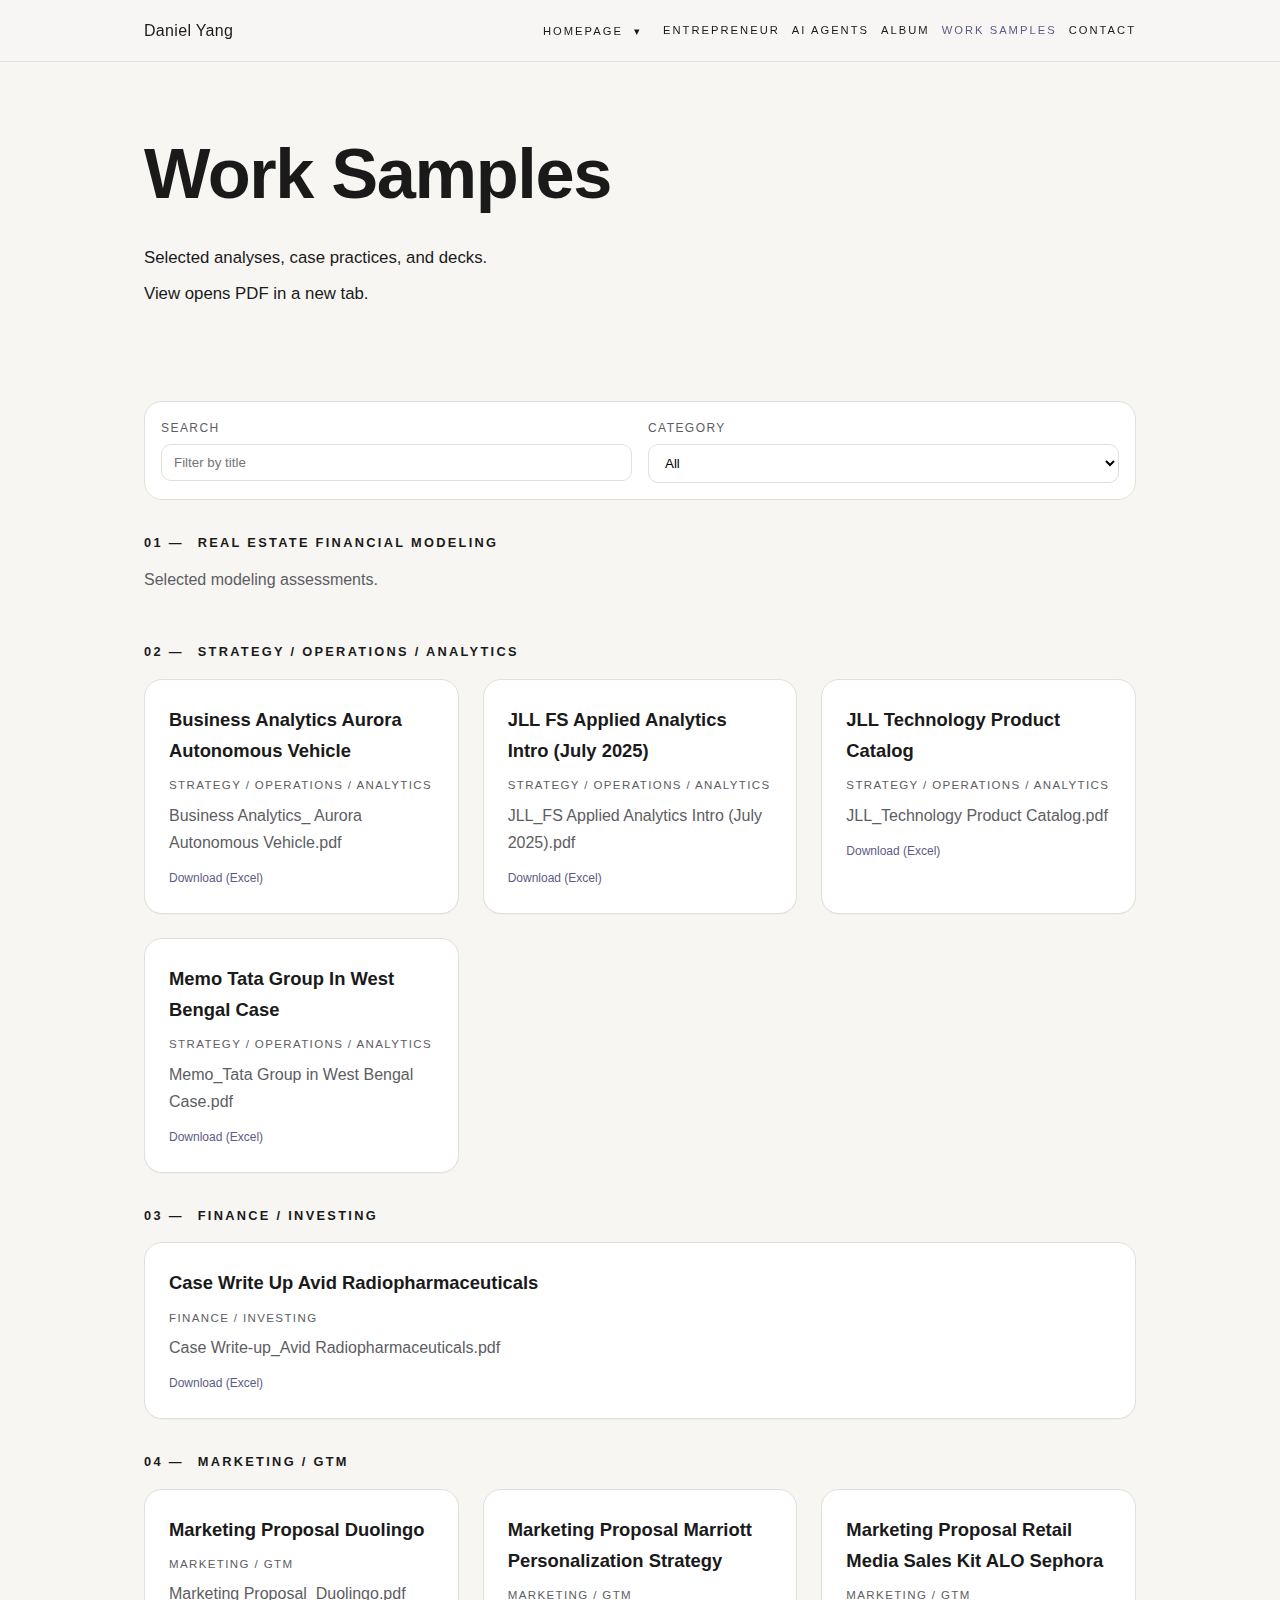
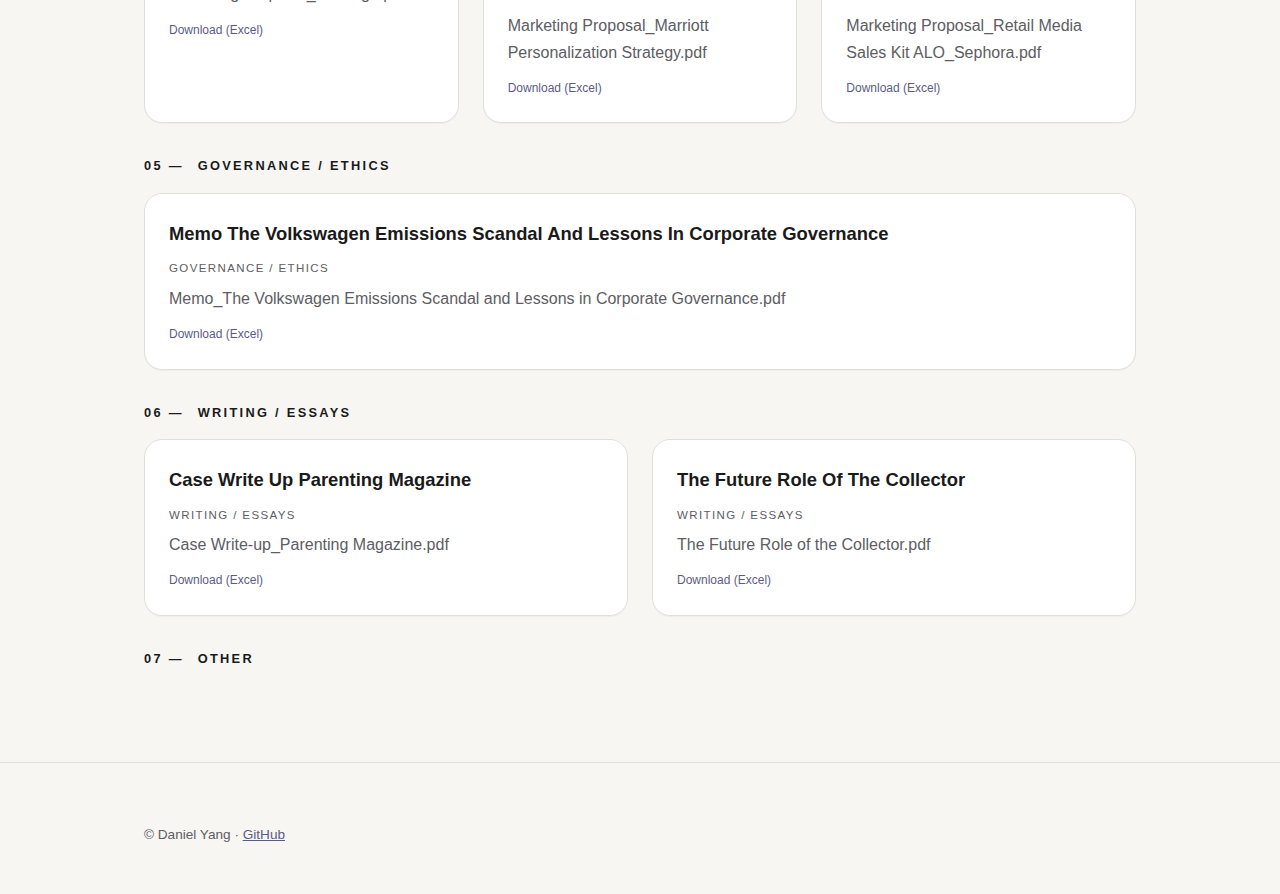
<file: writing.html>
<!doctype html>
<html lang="en">
  <head>
    <meta charset="utf-8" />
    <meta name="viewport" content="width=device-width, initial-scale=1" />
    <title>Daniel Yang | Work Samples</title>
    <link rel="stylesheet" href="styles.css" />
  </head>
  <body>
    <div class="site-header">
      <div class="wrap site-header-inner">
        <a class="brand site-name" href="./index.html" aria-label="Go to Homepage">Daniel Yang</a>
        <nav class="site-nav">
          <div class="nav-dropdown">
            <button class="nav-toggle" type="button" aria-expanded="false">
              Homepage
            </button>
            <div class="nav-menu" role="menu">
              <a href="./index.html#education" role="menuitem">Education</a>
              <a href="./index.html#experience" role="menuitem">Work Experience</a>
              <a href="./index.html#skills" role="menuitem">Skills</a>
              <a href="./index.html#certifications" role="menuitem">Certifications</a>
              <a href="./index.html#awards" role="menuitem">Awards</a>
              <a href="./writing.html" role="menuitem">Work Samples</a>
              <a href="./index.html#contact" role="menuitem">Contact</a>
            </div>
          </div>
          <a href="./entrepreneur.html">Entrepreneur</a>
          <a href="./ai.html">AI Agents</a>
          <a href="./album.html">Album</a>
          <a href="./writing.html" class="is-active">Work Samples</a>
          <a href="./index.html#contact">Contact</a>
        </nav>
      </div>
    </div>

    <header class="wrap hero" id="top">
      <h1>Work Samples</h1>
      <p class="hero-summary">Selected analyses, case practices, and decks.</p>
      <p class="hero-summary">View opens PDF in a new tab.</p>
    </header>

    <main class="wrap" id="writing">
      <section id="filters">
        <div class="filter-bar">
          <div class="filter-group">
            <label for="writingSearch">Search</label>
            <input id="writingSearch" type="search" placeholder="Filter by title" />
          </div>
          <div class="filter-group">
            <label for="writingCategory">Category</label>
            <select id="writingCategory">
              <option value="all">All</option>
              <option value="Strategy / Operations / Analytics">Strategy / Operations / Analytics</option>
              <option value="Finance / Investing">Finance / Investing</option>
              <option value="Marketing / GTM">Marketing / GTM</option>
              <option value="Governance / Ethics">Governance / Ethics</option>
              <option value="Writing / Essays">Writing / Essays</option>
              <option value="Other">Other</option>
            </select>
          </div>
        </div>
      </section>

      <section id="real-estate-modeling">
        <h2><span class="section-number">01 —</span> REAL ESTATE FINANCIAL MODELING</h2>
        <p class="sample-tag">Selected modeling assessments.</p>
        <div class="grid sample-grid" data-category="Real Estate Financial Modeling"></div>
      </section>

      <section id="strategy-operations">
        <h2><span class="section-number">02 —</span> STRATEGY / OPERATIONS / ANALYTICS</h2>
        <div class="grid sample-grid" data-category="Strategy / Operations / Analytics"></div>
      </section>

      <section id="finance-investing">
        <h2><span class="section-number">03 —</span> FINANCE / INVESTING</h2>
        <div class="grid sample-grid" data-category="Finance / Investing"></div>
      </section>

      <section id="marketing-gtm">
        <h2><span class="section-number">04 —</span> MARKETING / GTM</h2>
        <div class="grid sample-grid" data-category="Marketing / GTM"></div>
      </section>

      <section id="governance-ethics">
        <h2><span class="section-number">05 —</span> GOVERNANCE / ETHICS</h2>
        <div class="grid sample-grid" data-category="Governance / Ethics"></div>
      </section>

      <section id="writing-essays">
        <h2><span class="section-number">06 —</span> WRITING / ESSAYS</h2>
        <div class="grid sample-grid" data-category="Writing / Essays"></div>
      </section>

      <section id="other-samples" class="is-hidden">
        <h2><span class="section-number">07 —</span> OTHER</h2>
        <div class="grid sample-grid" data-category="Other"></div>
      </section>
    </main>

    <footer class="site-footer">
      <div class="wrap">
        <p>© Daniel Yang · <a href="https://github.com/gliderhover" target="_blank" rel="noreferrer">GitHub</a></p>
      </div>
    </footer>

    <script>
      const CATEGORY_ORDER = [
        "Real Estate Financial Modeling",
        "Strategy / Operations / Analytics",
        "Finance / Investing",
        "Marketing / GTM",
        "Governance / Ethics",
        "Writing / Essays",
        "Other"
      ];

      const renderWorkSamples = (items) => {
        const searchInput = document.getElementById("writingSearch");
        const categorySelect = document.getElementById("writingCategory");
        const query = (searchInput?.value || "").toLowerCase().trim();
        const categoryFilter = categorySelect?.value || "all";

        const grids = {};
        document.querySelectorAll("[data-category]").forEach((grid) => {
          grids[grid.getAttribute("data-category")] = grid;
          grid.innerHTML = "";
        });

        const filtered = items.filter((item) => {
          const matchesQuery =
            !query ||
            item.title.toLowerCase().includes(query) ||
            item.filename.toLowerCase().includes(query);
          const matchesCategory = categoryFilter === "all" || item.category === categoryFilter;
          return matchesQuery && matchesCategory;
        });

        filtered.forEach((item) => {
          const card = document.createElement("div");
          card.className = "card sample-card";
          const buttonLabel = item.extension === ".pdf" ? "View" : "Download (Excel)";
          const linkTarget = item.extension === ".pdf" ? "_blank" : "";
          const linkRel = item.extension === ".pdf" ? "noreferrer" : "";
          card.innerHTML = `
            <h3>${item.title}</h3>
            <p class="sample-type">${item.category}</p>
            <p class="sample-tag">${item.filename}</p>
            <div class="card-links">
              <a href="${item.url}" ${linkTarget ? `target="${linkTarget}"` : ""} ${linkRel ? `rel="${linkRel}"` : ""}>${buttonLabel}</a>
            </div>
          `;
          const targetGrid = grids[item.category];
          if (targetGrid) {
            targetGrid.appendChild(card);
          }
        });

        const otherSection = document.getElementById("other-samples");
        if (otherSection) {
          const hasOther = filtered.some((item) => item.category === "Other");
          otherSection.classList.toggle("is-hidden", !hasOther);
        }
      };

      fetch("./data/work-samples.json")
        .then((response) => response.json())
        .then((items) => {
          items.sort((a, b) => {
            const categoryIndex = CATEGORY_ORDER.indexOf(a.category) - CATEGORY_ORDER.indexOf(b.category);
            if (categoryIndex !== 0) {
              return categoryIndex;
            }
            return a.title.localeCompare(b.title);
          });
          renderWorkSamples(items);
          document.getElementById("writingSearch")?.addEventListener("input", () => renderWorkSamples(items));
          document.getElementById("writingCategory")?.addEventListener("change", () => renderWorkSamples(items));
        })
        .catch(() => {
          const grids = document.querySelectorAll("[data-category]");
          grids.forEach((grid) => {
            grid.innerHTML = "<p>Unable to load samples.</p>";
          });
        });
    </script>

    <script src="./script.js"></script>
  </body>
</html>
</file>
<file: styles.css>
:root {
  font-family: "Inter", "Helvetica Neue", Helvetica, Arial, system-ui, sans-serif;
  scroll-behavior: smooth;
  color-scheme: light;
  --color-bg: #f7f6f3;
  --color-text: #1a1a1a;
  --color-muted: #5d5d63;
  --color-accent: #5c5b86;
  --color-border: #e0dfd9;
  --color-card: #ffffff;
  --shadow-soft: 0 1px 0 rgba(0, 0, 0, 0.03);
  --space-1: 8px;
  --space-2: 12px;
  --space-3: 16px;
  --space-4: 24px;
  --space-5: 32px;
  --space-6: 44px;
  --radius-pill: 999px;
  --radius-card: 18px;
}

* {
  box-sizing: border-box;
}

body {
  margin: 0;
  line-height: 1.7;
  background-color: var(--color-bg);
  color: var(--color-text);
}

.wrap {
  max-width: 1040px;
  margin: 0 auto;
  padding: var(--space-6) var(--space-4) var(--space-5);
}

.site-header {
  position: sticky;
  top: 0;
  z-index: 20;
  backdrop-filter: blur(12px);
  background: rgba(247, 246, 243, 0.95);
  border-bottom: 1px solid var(--color-border);
}

.site-header-inner {
  display: flex;
  align-items: center;
  justify-content: space-between;
  padding-top: var(--space-3);
  padding-bottom: var(--space-3);
}

.site-name {
  font-weight: 600;
  letter-spacing: 0.02em;
}

header {
  padding-top: var(--space-5);
}

header p {
  margin: var(--space-1) 0 0;
  max-width: 720px;
}

.hero {
  padding-top: calc(var(--space-6) + var(--space-1));
}

.hero-tagline {
  font-size: 1rem;
  text-transform: uppercase;
  letter-spacing: 0.2em;
  color: var(--color-muted);
}

.hero-summary {
  font-size: 1.05rem;
  color: var(--color-text);
}

.site-nav {
  display: flex;
  flex-wrap: wrap;
  gap: var(--space-2);
  align-items: center;
}

.site-nav a {
  text-decoration: none;
  text-transform: uppercase;
  letter-spacing: 0.18em;
  font-size: 0.7rem;
  color: var(--color-text);
  white-space: nowrap;
  transition: color 0.2s ease;
}

.site-nav a.is-active {
  color: var(--color-accent);
}

.brand {
  text-decoration: none;
  color: inherit;
  font-weight: inherit;
}

.brand:hover {
  opacity: 0.85;
}

.brand:focus-visible {
  outline: 2px solid currentColor;
  outline-offset: 4px;
  border-radius: 8px;
}

.intro-wrap {
  max-width: 920px;
  margin: 18px 0 44px;
}

.intro-label {
  font-size: 12px;
  letter-spacing: 0.14em;
  text-transform: uppercase;
  opacity: 0.65;
  margin: 14px 0 6px;
}

.intro {
  font-size: 16px;
  line-height: 1.75;
  opacity: 0.86;
  margin: 0;
}

.intro + .intro-label {
  margin-top: 18px;
}
.hero-actions {
  display: flex;
  flex-wrap: wrap;
  gap: var(--space-2);
  margin-top: var(--space-3);
}

.button {
  display: inline-flex;
  align-items: center;
  justify-content: center;
  padding: 10px 16px;
  border-radius: 999px;
  border: 1px solid var(--color-accent);
  color: var(--color-accent);
  text-decoration: none;
  text-transform: uppercase;
  letter-spacing: 0.12em;
  font-size: 0.7rem;
  background: transparent;
  transition: transform 0.2s ease, background 0.2s ease;
}

.button:hover {
  background: color-mix(in srgb, var(--color-accent) 12%, white);
  transform: translateY(-1px);
}

.button-secondary {
  border-color: var(--color-border);
  color: var(--color-text);
}

.video-embed {
  position: relative;
  margin-top: var(--space-3);
  padding-top: 56.25%;
  border-radius: var(--radius-card);
  border: 1px solid var(--color-border);
  overflow: hidden;
  background: var(--color-card);
}

.video-embed iframe {
  position: absolute;
  inset: 0;
  width: 100%;
  height: 100%;
  border: 0;
}

.filter-bar {
  display: grid;
  grid-template-columns: repeat(auto-fit, minmax(220px, 1fr));
  gap: var(--space-3);
  margin: var(--space-3) 0;
  padding: var(--space-3);
  border: 1px solid var(--color-border);
  border-radius: var(--radius-card);
  background: var(--color-card);
}

.filter-group label {
  display: block;
  font-size: 0.75rem;
  text-transform: uppercase;
  letter-spacing: 0.12em;
  color: var(--color-muted);
  margin-bottom: 6px;
}

.filter-group input,
.filter-group select {
  width: 100%;
  padding: 10px 12px;
  border-radius: 10px;
  border: 1px solid var(--color-border);
  background: #fff;
  font-family: inherit;
}

.lyrics-body {
  white-space: pre-wrap;
  color: var(--color-muted);
  margin-top: var(--space-2);
}

.toast {
  position: fixed;
  bottom: 24px;
  right: 24px;
  background: var(--color-card);
  border: 1px solid var(--color-border);
  border-radius: 999px;
  padding: 8px 14px;
  font-size: 0.75rem;
  letter-spacing: 0.08em;
  text-transform: uppercase;
  color: var(--color-text);
  box-shadow: 0 10px 24px rgba(0, 0, 0, 0.12);
  opacity: 0;
  transform: translateY(6px);
  transition: opacity 0.2s ease, transform 0.2s ease;
  pointer-events: none;
  z-index: 60;
}

.toast.is-visible {
  opacity: 1;
  transform: translateY(0);
}

.nav-dropdown {
  position: relative;
}

.nav-toggle {
  border: 1px solid transparent;
  background: transparent;
  font-size: 0.7rem;
  text-transform: uppercase;
  letter-spacing: 0.18em;
  color: var(--color-text);
  padding: 6px 8px;
  cursor: pointer;
}

.nav-toggle.is-active {
  color: var(--color-accent);
}

.nav-toggle::after {
  content: "▾";
  display: inline-block;
  margin-left: 6px;
  font-size: 0.7rem;
}

.nav-menu {
  position: absolute;
  top: calc(100% + 8px);
  left: 0;
  min-width: 210px;
  background: var(--color-card);
  border: 1px solid var(--color-border);
  border-radius: 12px;
  box-shadow: 0 12px 24px rgba(0, 0, 0, 0.08);
  padding: 8px;
  display: none;
  z-index: 30;
}

.nav-dropdown.is-open .nav-menu {
  display: grid;
  gap: 6px;
}

.nav-menu a {
  text-decoration: none;
  text-transform: none;
  letter-spacing: 0.02em;
  font-size: 0.85rem;
  color: var(--color-text);
  padding: 6px 8px;
  border-radius: 8px;
}

.nav-menu a.is-active {
  background: color-mix(in srgb, var(--color-accent) 12%, white);
  color: var(--color-accent);
}

.nav-menu a:hover {
  background: color-mix(in srgb, var(--color-accent) 8%, white);
}

h1 {
  margin: 0 0 10px;
  font-size: clamp(2.8rem, 6vw, 4.4rem);
  letter-spacing: -0.02em;
  font-weight: 700;
}

h2 {
  margin: var(--space-5) 0 var(--space-2);
  text-transform: uppercase;
  letter-spacing: 0.18em;
  font-size: 0.8rem;
  color: var(--color-text);
}

h3 {
  margin: 0 0 10px;
  font-size: 1.15rem;
}

p {
  margin: var(--space-2) 0;
  color: var(--color-muted);
}

ul {
  margin: var(--space-2) 0 0 18px;
  padding: 0;
}

section + section {
  margin-top: var(--space-4);
}

.education-list {
  display: grid;
  gap: var(--space-3);
}

.xp-list {
  display: grid;
  gap: var(--space-3);
  margin-top: var(--space-3);
}

.xp {
  border: 1px solid var(--color-border);
  border-radius: var(--radius-card);
  background: var(--color-card);
  overflow: hidden;
}

.xp summary {
  list-style: none;
  cursor: pointer;
  padding: var(--space-3) var(--space-4);
  display: flex;
  align-items: center;
  justify-content: space-between;
  gap: var(--space-3);
  font-weight: 600;
  color: var(--color-text);
  transition: background 0.2s ease;
}

.xp summary::-webkit-details-marker {
  display: none;
}

.xp summary:hover {
  background: color-mix(in srgb, var(--color-accent) 6%, white);
}

.xp[open] summary {
  background: color-mix(in srgb, var(--color-accent) 10%, white);
}

.xp-role {
  flex: 1;
}

.xp-dates {
  color: var(--color-muted);
  font-weight: 500;
  font-size: 0.9rem;
}

.xp-panel {
  padding: var(--space-4);
  display: grid;
  gap: var(--space-4);
  animation: xp-open 0.2s ease-out;
}

.xp-main {
  display: grid;
  grid-template-columns: repeat(2, minmax(0, 1fr));
  gap: var(--space-4);
}

.xp-panel h3 {
  margin: 0 0 var(--space-2);
  font-size: 0.85rem;
  text-transform: uppercase;
  letter-spacing: 0.14em;
  color: var(--color-text);
}

.xp-panel ul {
  margin: 0 0 0 18px;
}

.xp-skills {
  border-top: 1px solid var(--color-border);
  padding-top: var(--space-3);
}

.xp-skill-group {
  display: grid;
  gap: var(--space-2);
  margin-bottom: var(--space-3);
}

.xp-skill-label {
  font-size: 0.8rem;
  color: var(--color-muted);
  text-transform: uppercase;
  letter-spacing: 0.12em;
}

.xp-tags {
  display: flex;
  flex-wrap: wrap;
  gap: var(--space-2);
}

.xp-tag {
  border: 1px solid var(--color-border);
  border-radius: var(--radius-pill);
  padding: 4px 12px;
  font-size: 0.7rem;
  text-transform: uppercase;
  letter-spacing: 0.12em;
  color: var(--color-accent);
  background: var(--color-card);
}

.xp summary:focus-visible {
  outline: 2px solid var(--color-accent);
  outline-offset: 3px;
  border-radius: var(--radius-card);
}

@keyframes xp-open {
  from {
    opacity: 0;
    transform: translateY(-4px);
  }
  to {
    opacity: 1;
    transform: translateY(0);
  }
}

@media (max-width: 720px) {
  .site-nav {
    justify-content: flex-start;
  }

  .nav-menu {
    position: static;
    box-shadow: none;
    border-radius: 10px;
    margin-top: 6px;
  }

  .xp summary {
    flex-direction: column;
    align-items: flex-start;
  }

  .xp-main {
    grid-template-columns: 1fr;
  }
}

.section-number {
  display: inline-block;
  margin-right: var(--space-1);
  color: var(--color-text);
  font-weight: 600;
}

.badges {
  display: flex;
  flex-wrap: wrap;
  gap: var(--space-2);
  margin-top: var(--space-3);
}

.badge {
  border: 1px solid var(--color-border);
  border-radius: var(--radius-pill);
  padding: 4px 12px;
  font-size: 0.7rem;
  text-transform: uppercase;
  letter-spacing: 0.12em;
  background: var(--color-card);
  color: var(--color-accent);
}

.scroll-hint {
  display: inline-block;
  margin-top: var(--space-4);
  text-decoration: none;
  text-transform: uppercase;
  letter-spacing: 0.2em;
  font-size: 0.68rem;
  color: var(--color-accent);
  transition: color 0.2s ease;
}

.grid {
  display: grid;
  grid-template-columns: repeat(auto-fit, minmax(240px, 1fr));
  gap: var(--space-4);
  margin-top: var(--space-3);
}

.card {
  display: block;
  padding: var(--space-4);
  border: 1px solid var(--color-border);
  border-radius: var(--radius-card);
  color: inherit;
  text-decoration: none;
  background: var(--color-card);
  box-shadow: var(--shadow-soft);
  transition: transform 0.2s ease, border-color 0.2s ease;
}

.card:hover {
  border-color: color-mix(in srgb, var(--color-accent) 35%, var(--color-border));
  transform: translateY(-2px);
}

.card span,
.card-link {
  display: inline-block;
  margin-top: var(--space-2);
  text-transform: uppercase;
  letter-spacing: 0.14em;
  font-size: 0.68rem;
  color: var(--color-accent);
  text-decoration: none;
}

.card-link {
  background: none;
  border: none;
  cursor: pointer;
  padding: 0;
}

.card-links {
  display: flex;
  flex-wrap: wrap;
  gap: var(--space-2);
  margin-top: var(--space-2);
}

.track-tags {
  margin-top: var(--space-2);
}

.card-links a {
  text-decoration: none;
  font-size: 0.75rem;
  color: var(--color-accent);
}

.card-links .link-button {
  border: none;
  background: transparent;
  padding: 0;
  font: inherit;
  font-size: 0.75rem;
  color: var(--color-accent);
  cursor: pointer;
}

.sample-type {
  font-size: 0.72rem;
  text-transform: uppercase;
  letter-spacing: 0.12em;
  color: var(--color-muted);
  margin: 6px 0;
}

.sample-tag {
  margin: 0 0 var(--space-2);
  color: var(--color-muted);
}

.card-links .link-button:hover {
  color: color-mix(in srgb, var(--color-accent) 70%, var(--color-text));
}

.breadcrumb {
  display: inline-block;
  margin-top: var(--space-2);
  font-size: 0.78rem;
  color: var(--color-muted);
  text-decoration: none;
}

.site-footer {
  border-top: 1px solid var(--color-border);
  margin-top: var(--space-6);
}

.site-footer p {
  margin: var(--space-3) 0;
  color: var(--color-muted);
  font-size: 0.85rem;
}

.card-link:hover {
  color: color-mix(in srgb, var(--color-accent) 70%, var(--color-text));
}

a {
  color: var(--color-accent);
}

a:hover {
  color: color-mix(in srgb, var(--color-accent) 65%, var(--color-text));
}

a:focus-visible {
  outline: 2px solid var(--color-accent);
  outline-offset: 3px;
  border-radius: 6px;
}

button:focus-visible,
.overlay-button:focus-visible {
  outline: 2px solid var(--color-accent);
  outline-offset: 3px;
  border-radius: 999px;
}

.link-button:focus-visible {
  outline: 2px solid var(--color-accent);
  outline-offset: 3px;
  border-radius: 6px;
}

body.overlay-open {
  overflow: hidden;
}

.overlay {
  position: fixed;
  inset: 0;
  display: none;
  align-items: center;
  justify-content: center;
  z-index: 50;
}

.overlay.is-active {
  display: flex;
}

.overlay-backdrop {
  position: absolute;
  inset: 0;
  background: rgba(15, 15, 18, 0.55);
  backdrop-filter: blur(2px);
}

.overlay-panel {
  position: relative;
  max-width: 880px;
  width: min(92vw, 880px);
  max-height: 86vh;
  overflow-y: auto;
  background: var(--color-card);
  border-radius: 24px;
  border: 1px solid var(--color-border);
  padding: var(--space-5);
  box-shadow: 0 20px 60px rgba(0, 0, 0, 0.2);
  animation: overlay-in 0.22s ease-out;
}

.overlay-panel h2 {
  margin: 0 0 var(--space-2);
  font-size: clamp(1.8rem, 3vw, 2.4rem);
  letter-spacing: -0.01em;
  text-transform: none;
  color: var(--color-text);
}

.overlay-close {
  border: 1px solid var(--color-border);
  border-radius: 999px;
  padding: 6px 14px;
  background: var(--color-card);
  font-size: 0.75rem;
  letter-spacing: 0.12em;
  text-transform: uppercase;
  cursor: pointer;
}

.overlay-close:hover {
  border-color: color-mix(in srgb, var(--color-accent) 30%, var(--color-border));
}

.overlay-eyebrow {
  margin: var(--space-3) 0 var(--space-1);
  text-transform: uppercase;
  letter-spacing: 0.16em;
  font-size: 0.7rem;
  color: var(--color-muted);
}

.overlay-body p {
  color: var(--color-muted);
}

.overlay-tags {
  display: flex;
  flex-wrap: wrap;
  gap: var(--space-2);
  margin: var(--space-3) 0;
}

.overlay-links {
  display: flex;
  flex-wrap: wrap;
  gap: var(--space-2);
  margin: var(--space-3) 0 var(--space-4);
}

.overlay-button {
  display: inline-flex;
  align-items: center;
  justify-content: center;
  padding: 10px 16px;
  border-radius: 999px;
  border: 1px solid var(--color-accent);
  color: var(--color-accent);
  text-decoration: none;
  text-transform: uppercase;
  letter-spacing: 0.12em;
  font-size: 0.7rem;
  background: transparent;
  transition: transform 0.2s ease, background 0.2s ease;
}

.overlay-button:hover {
  background: color-mix(in srgb, var(--color-accent) 12%, white);
  transform: translateY(-1px);
}

.overlay-articles h3 {
  margin-top: 0;
  font-size: 0.9rem;
  text-transform: uppercase;
  letter-spacing: 0.16em;
  color: var(--color-text);
}

.overlay-articles ul {
  margin-left: 18px;
}

@keyframes overlay-in {
  from {
    transform: translateY(8px);
    opacity: 0;
  }
  to {
    transform: translateY(0);
    opacity: 1;
  }
}

.modal {
  position: fixed;
  inset: 0;
  display: none;
  align-items: center;
  justify-content: center;
  z-index: 70;
}

.modal.is-active {
  display: flex;
}

.modal-backdrop {
  position: absolute;
  inset: 0;
  background: rgba(15, 15, 18, 0.55);
  backdrop-filter: blur(2px);
}

.modal-panel {
  position: relative;
  max-width: 900px;
  width: min(92vw, 900px);
  max-height: 85vh;
  overflow-y: auto;
  background: var(--color-card);
  border-radius: 24px;
  border: 1px solid var(--color-border);
  padding: var(--space-5);
  box-shadow: 0 20px 60px rgba(0, 0, 0, 0.2);
  animation: bubble-in 0.22s ease-out;
}

.modal-close {
  border: 1px solid var(--color-border);
  border-radius: 999px;
  padding: 6px 14px;
  background: var(--color-card);
  font-size: 0.75rem;
  letter-spacing: 0.12em;
  text-transform: uppercase;
  cursor: pointer;
}

.modal-close:hover {
  border-color: color-mix(in srgb, var(--color-accent) 30%, var(--color-border));
}

@keyframes bubble-in {
  from {
    transform: scale(0.98);
    opacity: 0;
  }
  to {
    transform: scale(1);
    opacity: 1;
  }
}
</file>
